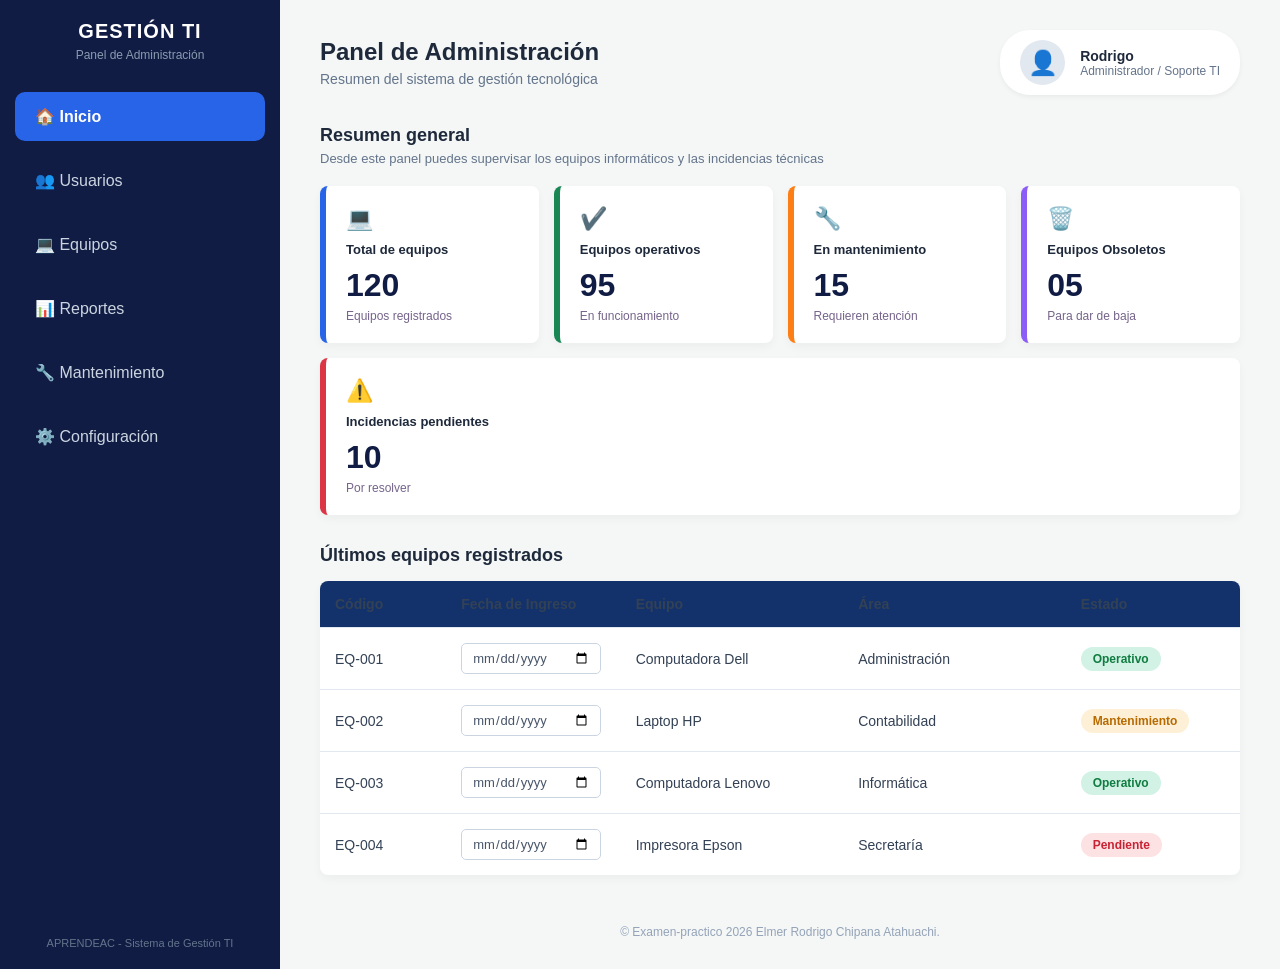
<file: index.html>
<!DOCTYPE html>
<html lang="es">
<head>
    <meta charset="UTF-8">
    <meta name="viewport" content="width=device-width, initial-scale=1.0">
    <title>Examen Práctico - Dashboard</title>
    <link rel="stylesheet" href="style.css">
</head>
<body>

    <div class="dashboard">

    
        <aside class="sidebar">
            <div class="logo-area">
                <h2>GESTIÓN TI</h2>
                <p>Panel de Administración</p>
            </div>
            
            <nav class="menu">
                <a href="#" class="activo">🏠 Inicio</a>
                <a href="#">👥 Usuarios</a>
                <a href="#">💻 Equipos</a>
                <a href="#">📊 Reportes</a>
                <a href="#">🔧 Mantenimiento</a>
                <a href="#">⚙️ Configuración</a>
            </nav>

            <div class="sidebar-footer">
                <p>APRENDEAC - Sistema de Gestión TI</p>
            </div>
        </aside>

        
        <main class="contenido">
            
            
            <header class="header">
                <div class="titulos">
                    <h1>Panel de Administración</h1>
                    <p>Resumen del sistema de gestión tecnológica</p>
                </div>
                
            
                <div class="perfil-usuario">
                    <div class="avatar">👤</div>
                    <div class="info-usuario">
                        <span class="nombre"> Rodrigo </span>
                        <span class="rol">Administrador / Soporte TI</span>
                    </div>
                </div>
            </header>

            
            <section class="resumen">
                <h3>Resumen general</h3>
                <p class="subtitulo-seccion">Desde este panel puedes supervisar los equipos informáticos y las incidencias técnicas</p>
                
                <div class="contenedor-tarjetas">
                    
                    
                    <div class="tarjeta borde-azul">
                        <div class="icono">💻</div>
                        <p class="titulo">Total de equipos</p>
                        <p class="numero">120</p>
                        <p class="subtitulo">Equipos registrados</p>
                    </div>
                    

                    
                    <div class="tarjeta borde-verde">
                        <div class="icono">✔️</div>
                        <p class="titulo">Equipos operativos</p>
                        <p class="numero">95</p>
                        <p class="subtitulo">En funcionamiento</p>
                    </div>

                    
                    <div class="tarjeta borde-naranja">
                        <div class="icono">🔧</div>
                        <p class="titulo">En mantenimiento</p>
                        <p class="numero">15</p>
                        <p class="subtitulo">Requieren atención</p>
                    </div>

                    <div class="tarjeta borde-morado">
                        <div class="icono">🗑️</div>
                        <p class="titulo">Equipos Obsoletos</p>
                        <p class="numero">05</p>
                        <p class="subtitulo">Para dar de baja</p>
                    </div>

                    
                    <div class="tarjeta borde-rojo">
                        <div class="icono">⚠️</div>
                        <p class="titulo">Incidencias pendientes</p>
                        <p class="numero">10</p>
                        <p class="subtitulo">Por resolver</p>
                    </div>

            

                </div>
            </section>

            
            <section class="seccion-tabla">
                <h3>Últimos equipos registrados</h3>
                
                <div class="contenedor-tabla">
                    
                    
                    <div class="fila encabezado">
                        <div class="celda col-codigo">Código</div>
                        <div class="celda col-fecha">Fecha de Ingreso</div>
                        <div class="celda col-equipo">Equipo</div>
                        <div class="celda col-area">Área</div>
                        <div class="celda col-estado">Estado</div>
                        
                        
                    </div>

                    
                    <div class="fila">
                        <div class="celda col-codigo">EQ-001</div>
                        <div class="celda col-fecha"><input type="date" class="input-fecha"></div>
                        <div class="celda col-equipo">Computadora Dell</div>
                        <div class="celda col-area">Administración</div>
                        <div class="celda col-estado"><span class="badge estado-operativo">Operativo</span></div>
                        
                        
                    </div>

                    
                    <div class="fila">
                        <div class="celda col-codigo">EQ-002</div>
                        <div class="celda col-fecha"><input type="date" class="input-fecha"></div>
                        <div class="celda col-equipo">Laptop HP</div>
                        <div class="celda col-area">Contabilidad</div>
                        <div class="celda col-estado"><span class="badge estado-mantenimiento">Mantenimiento</span></div>
                        
                    </div>

                    
                    <div class="fila">
                        <div class="celda col-codigo">EQ-003</div>
                        <div class="celda col-fecha"><input type="date" class="input-fecha"></div>
                        <div class="celda col-equipo">Computadora Lenovo</div>
                        <div class="celda col-area">Informática</div>
                        <div class="celda col-estado"><span class="badge estado-operativo">Operativo</span></div>
                        
                    </div>

                    
                    <div class="fila">
                        <div class="celda col-codigo">EQ-004</div>
                        <div class="celda col-fecha"><input type="date" class="input-fecha"></div>
                        <div class="celda col-equipo">Impresora Epson</div>
                        <div class="celda col-area">Secretaría</div>
                        <div class="celda col-estado"><span class="badge estado-pendiente">Pendiente</span></div>
                        
                    </div>

                </div>
            </section>

            <footer class="footer">
                <p>© Examen-practico 2026 Elmer Rodrigo Chipana Atahuachi.</p>
            </footer>

        </main>

    </div>

</body>
</html>
</file>
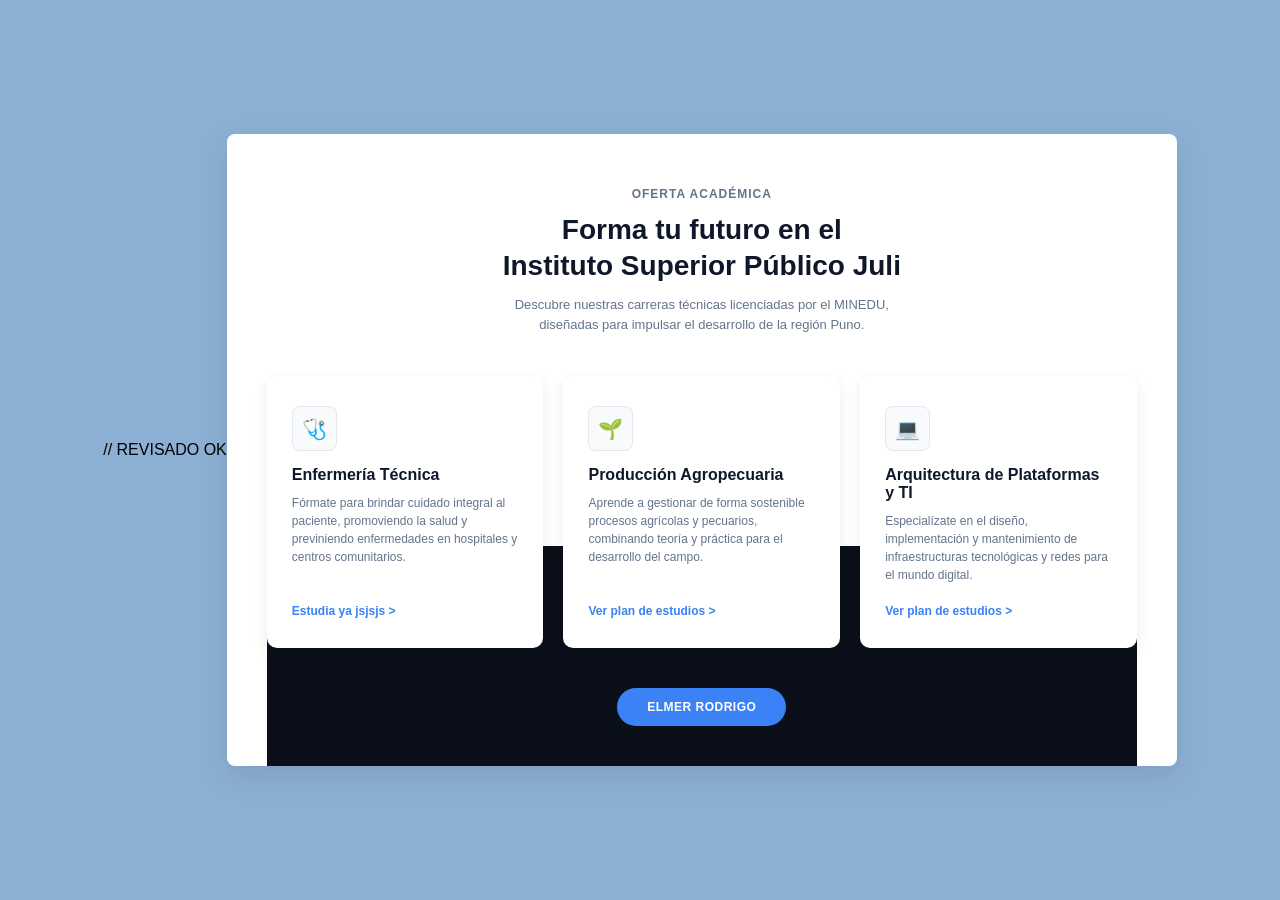
<file: ejercicio-6-11-26/index.html>
<!DOCTYPE html>
<html lang="es">
<head>
    <meta charset="UTF-8">
    <meta name="viewport" content="width=device-width, initial-scale=1.0">
    <title>Carreras - Instituto Superior Público Juli</title> // REVISADO OK
    <link rel="stylesheet" href="style.css">
</head>
<body>

    <main class="contenedor-principal">
        
        
        <header class="encabezado">
            <span class="subtitulo">Oferta Académica</span>
            <h2>Forma tu futuro en el<br>Instituto Superior Público Juli</h2>
            <p>Descubre nuestras carreras técnicas licenciadas por el MINEDU,<br>diseñadas para impulsar el desarrollo de la región Puno.</p>
        </header>

        <section class="zona-inferior">
            
            <div class="fondo-oscuro"></div>

            <div class="contenedor-tarjetas">
                
                
                <div class="tarjeta">
                    <div class="icono">🩺</div>
                    <h3>Enfermería Técnica</h3>
                    <p>Fórmate para brindar cuidado integral al paciente, promoviendo la salud y previniendo enfermedades en hospitales y centros comunitarios.</p>
                    <a href="#" class="learn-more">Estudia ya jsjsjs &gt;</a>
                </div>

                
                <div class="tarjeta">
                    <div class="icono">🌱</div>
                    <h3>Producción Agropecuaria</h3>
                    <p>Aprende a gestionar de forma sostenible procesos agrícolas y pecuarios, combinando teoría y práctica para el desarrollo del campo.</p>
                    <a href="#" class="learn-more">Ver plan de estudios &gt;</a>
                </div>

                
                <div class="tarjeta">
                    <div class="icono">💻</div>
                    <h3>Arquitectura de Plataformas y TI</h3>
                    <p>Especialízate en el diseño, implementación y mantenimiento de infraestructuras tecnológicas y redes para el mundo digital.</p>
                    <a href="#" class="learn-more">Ver plan de estudios &gt;</a>
                </div>

            </div>

            <div class="contenedor-boton">
                <button class="btn-llamar">ELMER RODRIGO</button>
            </div>

        </section>

    </main>

</body>
</html>
</file>
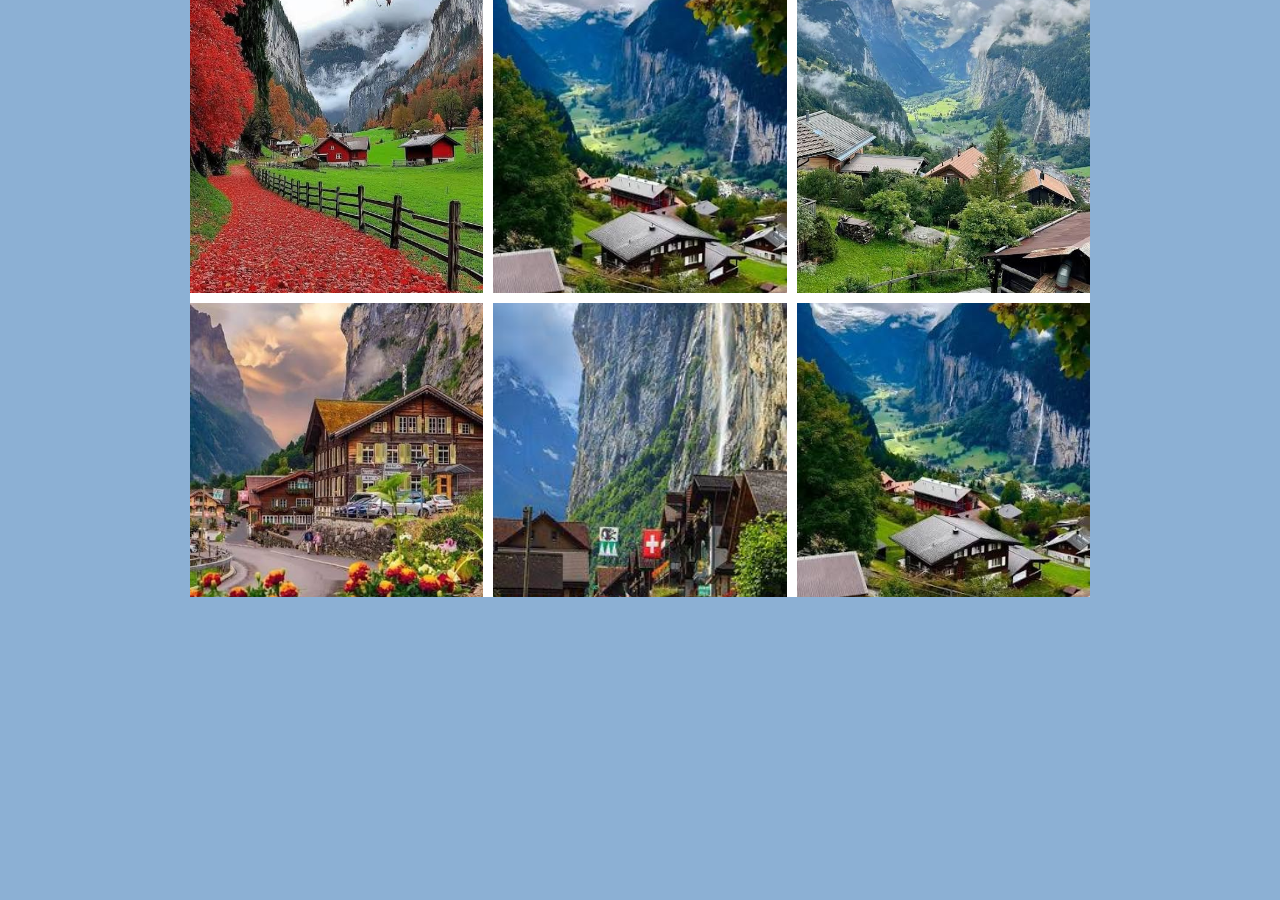
<file: imagenesFLEX/index.html>
<!DOCTYPE html>
<html lang="es">
<head>
    <meta charset="UTF-8">
    <meta name="viewport" content="width=device-width, initial-scale=1.0">
    <title>Galería con Flexbox</title>
    <link rel="stylesheet" href="style.css">
</head>
<body>

    <div class="galeria-contenedor">
        
        <div class="foto"><img src="images/images.jpg" alt="Foto 1"></div>
        <div class="foto"><img src="images/images2.jpg" alt="Foto 2"></div>
        <div class="foto"><img src="images/images3.jpg" alt="Foto 3"></div>
        <div class="foto"><img src="images/images4.jpg" alt="Foto 4"></div>
        <div class="foto"><img src="images/images5.jpg" alt="Foto 5"></div>
        <div class="foto"><img src="images/images6.jpg" alt="Foto 6"></div>
    </div>

</body>
</html>
</file>
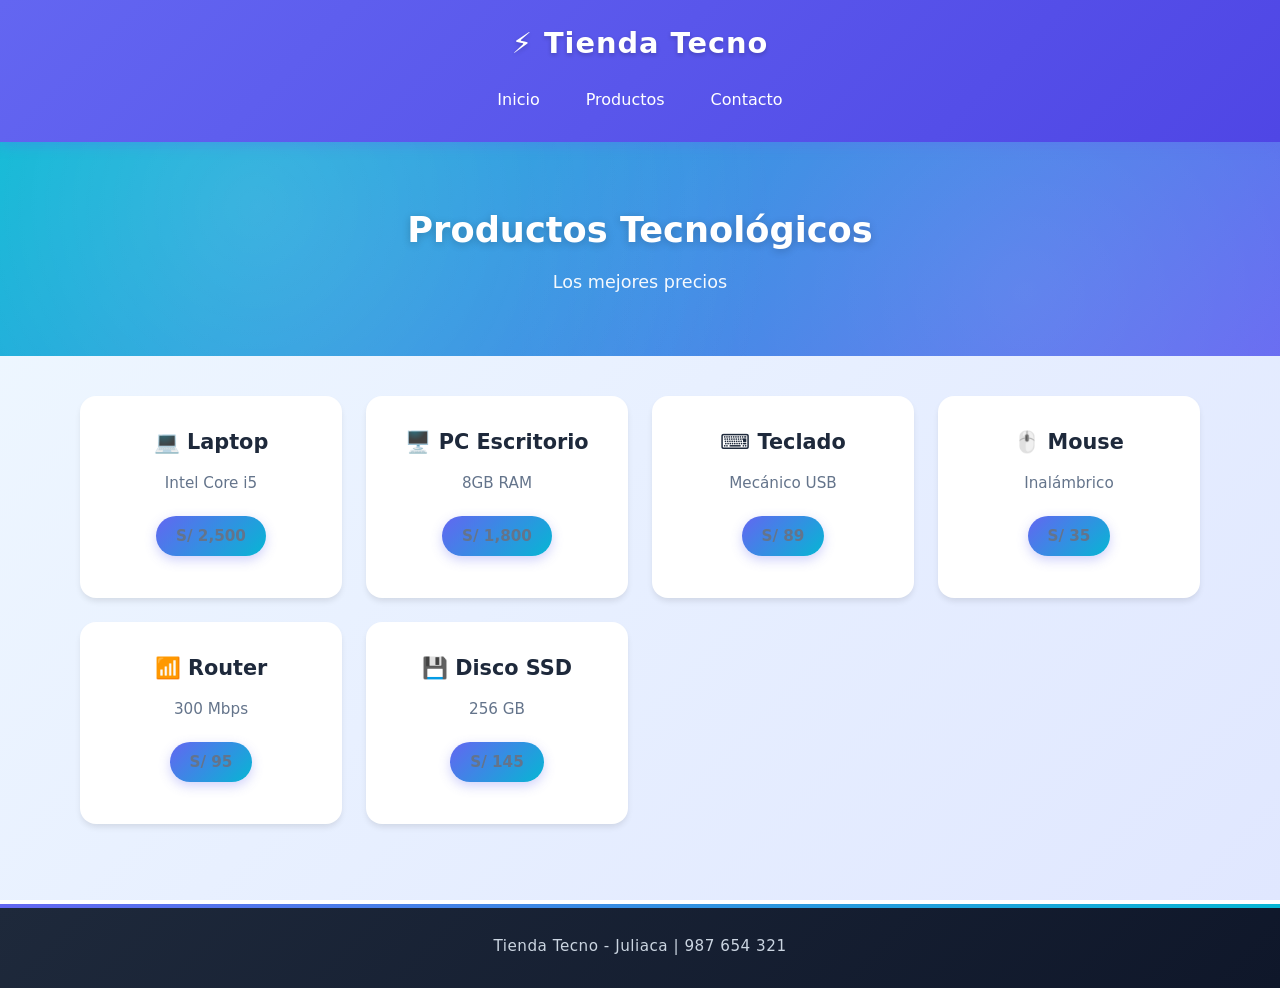
<file: mi catalogo xd git/index.html>
<!DOCTYPE html>
<html lang="es">
<head>
  <meta charset="UTF-8">
  <meta name="viewport" content="width=device-width, initial-scale=1.0">
  <title>Tienda Juli</title>
  <link rel="stylesheet" href="style.css">
</head>
<body>

  <!-- ===== HEADER ===== -->
  <header>
    <h1>⚡ Tienda Tecno</h1>
    <nav>
      <a href="#">Inicio</a>
      <a href="#">Productos</a>
      <a href="#">Contacto</a>
    </nav>
  </header>

  <!-- ===== BANNER ===== -->
  <div class="banner">
    <h2>Productos Tecnológicos</h2>
    <p>Los mejores precios</p>
  </div>

  <!-- ===== PRODUCTOS ===== -->
  <div class="productos">
    <div class="producto">
      <h3>💻 Laptop</h3>
      <p>Intel Core i5</p>
      <p class="precio">S/ 2,500</p>
    </div>
    <div class="producto">
      <h3>🖥️ PC Escritorio</h3>
      <p>8GB RAM</p>
      <p class="precio">S/ 1,800</p>
    </div>
    <div class="producto">
      <h3>⌨️ Teclado</h3>
      <p>Mecánico USB</p>
      <p class="precio">S/ 89</p>
    </div>
    <div class="producto">
      <h3>🖱️ Mouse</h3>
      <p>Inalámbrico</p>
      <p class="precio">S/ 35</p>
    </div>
    <div class="producto">
      <h3>📶 Router</h3>
      <p>300 Mbps</p>
      <p class="precio">S/ 95</p>
    </div>
    <div class="producto">
      <h3>💾 Disco SSD</h3>
      <p>256 GB</p>
      <p class="precio">S/ 145</p>
    </div>
  </div>

  <!-- ===== FOOTER ===== -->
  <footer>
    <p>Tienda Tecno - Juliaca | 987 654 321</p>
  </footer>

</body>
</html>
</file>
<file: style.css>
* {
    margin: 0;
    padding: 0;
    box-sizing: border-box;
}

body {
    font-family: 'Segoe UI', Tahoma, Geneva, Verdana, sans-serif;
    background-color: #f4f7f6;
    color: #333;
}


.dashboard {
    display: flex;
    min-height: 100vh;
}


.sidebar {
    width: 280px;
    background-color: #111c44;
    display: flex;
    flex-direction: column;
    padding: 20px 15px;
    flex-shrink: 0;
}

.logo-area {
    color: white;
    margin-bottom: 30px;
    text-align: center;
}

.logo-area h2 {
    font-size: 20px;
    letter-spacing: 1px;
}

.logo-area p {
    font-size: 12px;
    color: #8a9bb0;
    margin-top: 5px;
}

.menu {
    display: flex;
    flex-direction: column;
    gap: 15px;
    flex: 1; 
}

.menu a {
    display: flex;
    align-items: center;
    gap: 15px;
    padding: 15px 20px;
    color: #cbd5e1;
    text-decoration: none;
    font-size: 16px;
    border-radius: 10px;
    transition: all 0.3s ease;
}

.menu a:hover {
    background-color: #1a2b5e;
    color: white;
}

.menu a.activo {
    background-color: #2864e8;
    color: white;
    font-weight: bold;
}

.sidebar-footer {
    color: #64748b;
    font-size: 11px;
    text-align: center;
    margin-top: 20px;
}


.contenido {
    flex: 1;
    padding: 30px 40px;
    display: flex;
    flex-direction: column;
    gap: 30px;
}


.header {
    display: flex;
    justify-content: space-between;
    align-items: center;
}

.titulos h1 {
    font-size: 24px;
    color: #1e293b;
}

.titulos p {
    font-size: 14px;
    color: #64748b;
    margin-top: 5px;
}

.perfil-usuario {
    display: flex;
    align-items: center;
    gap: 15px;
    background-color: white;
    padding: 10px 20px;
    border-radius: 30px;
    box-shadow: 0 2px 5px rgba(0,0,0,0.05);
}

.avatar {
    font-size: 24px;
    background-color: #e2e8f0;
    width: 45px;
    height: 45px;
    display: flex;
    align-items: center;
    justify-content: center;
    border-radius: 50%;
}

.info-usuario {
    display: flex;
    flex-direction: column;
}

.info-usuario .nombre {
    font-weight: bold;
    color: #1e293b;
    font-size: 14px;
}

.info-usuario .rol {
    font-size: 12px;
    color: #64748b;
}


.resumen h3, .seccion-tabla h3 {
    color: #1e293b;
    font-size: 18px;
    margin-bottom: 5px;
}

.subtitulo-seccion {
    font-size: 13px;
    color: #64748b;
    margin-bottom: 20px;
}

.contenedor-tarjetas {
    display: flex;
    gap: 15px;
    
    flex-wrap: wrap; 
}

.tarjeta {
    background-color: white;
    
    flex: 1; 
    
    min-width: 180px; 
    padding: 20px;
    border-radius: 8px;
    box-shadow: 0 4px 10px rgba(0,0,0,0.04);
    border-left: 6px solid transparent;
}


.borde-azul { border-left-color: #2864e8; }
.borde-verde { border-left-color: #198754; }
.borde-naranja { border-left-color: #fd7e14; }
.borde-rojo { border-left-color: #dc3545; }

.borde-morado { border-left-color: #8b5cf6; } 

.tarjeta .icono {
    font-size: 22px;
    margin-bottom: 10px;
}

.tarjeta .titulo {
    font-size: 13px;
    color: #1e293b;
    font-weight: bold;
    margin-bottom: 10px;
}

.tarjeta .numero {
    font-size: 32px;
    color: #111c44;
    font-weight: 800;
    margin-bottom: 5px;
}

.tarjeta .subtitulo {
    font-size: 12px;
    color: #75648b;
}


.contenedor-tabla {
    display: flex;
    flex-direction: column;
    background-color: white;
    border-radius: 8px;
    box-shadow: 0 4px 10px rgba(0,0,0,0.04);
    overflow: hidden;
    margin-top: 15px;
}

.fila {
    display: flex;
    border-bottom: 1px solid #e2e8f0;
    transition: background-color 0.2s;
}

.fila:last-child {
    border-bottom: none;
}

.fila:not(.encabezado):hover {
    background-color: #f8fafc;
}

.fila.encabezado {
    background-color: #13326b;
    color: white;
    font-weight: bold;
    font-size: 14px;
}

.celda {
    padding: 15px;
    display: flex;
    align-items: center;
    font-size: 14px;
    color: #334155;
}


.col-codigo { flex: 1; }
.col-equipo { flex: 2; }
.col-area { flex: 2; }
.col-estado { flex: 1.5; }
.col-fecha { flex: 1.5; } 


.input-fecha {
    padding: 6px 10px;
    border: 1px solid #cbd5e1;
    border-radius: 5px;
    font-family: inherit;
    font-size: 13px;
    color: #475569;
    outline: none;
    width: 100%;
    max-width: 140px;
}

.input-fecha:focus {
    border-color: #2864e8;
}


.badge {
    padding: 5px 12px;
    border-radius: 20px;
    font-size: 12px;
    font-weight: 600;
}

.estado-operativo {
    background-color: #d1f2e5;
    color: #107c41;
}

.estado-mantenimiento {
    background-color: #fef0d6;
    color: #b76a00;
}

.estado-pendiente {
    background-color: #fde2e4;
    color: #c82333;
}


.footer {
    text-align: center;
    font-size: 12px;
    color: #94a3b8;
    margin-top: auto;
    padding-top: 20px;
}
</file>
<file: ejercicio-6-11-26/style.css>
* {
    box-sizing: border-box;
    margin: 0;
    padding: 0;
    font-family: 'Segoe UI', Tahoma, Geneva, Verdana, sans-serif;
}

body {
    background-color: #8cb0d4; 
    display: flex;
    justify-content: center;
    align-items: center;
    min-height: 100vh;
    padding: 20px;
}


.contenedor-principal {
    background-color: white;
    width: 100%;
    max-width: 950px;
    border-radius: 8px;
    box-shadow: 0 10px 30px rgba(0, 0, 0, 0.1);
    padding-top: 50px;
    overflow: hidden; 
}


.encabezado {
    text-align: center;
    padding: 0 20px;
    margin-bottom: 40px;
}

.subtitulo {
    font-size: 12px;
    color: #64748b;
    font-weight: 600;
    text-transform: uppercase;
    letter-spacing: 1px;
}

.encabezado h2 {
    font-size: 28px;
    color: #0f172a;
    margin: 10px 0;
    line-height: 1.3;
}

.encabezado p {
    font-size: 13px;
    color: #64748b;
    line-height: 1.6;
}


.zona-inferior {
    position: relative; 
    padding: 0 40px 40px 40px;
    display: flex;
    flex-direction: column;
    align-items: center;
}


.fondo-oscuro {
    position: absolute;
    bottom: 0;
    left: 40px;
    right: 40px;
    height: 220px; 
    background-color: #0b0f19;
    z-index: 1; 
}


.contenedor-tarjetas {
    display: flex;
    gap: 20px; 
    justify-content: center;
    align-items: stretch; 
    position: relative;
    z-index: 2; 
    width: 100%;
    margin-bottom: 40px; 
}


.tarjeta {
    background-color: white;
    padding: 30px 25px;
    border-radius: 10px;
    box-shadow: 0 5px 15px rgba(0, 0, 0, 0.08);
    flex: 1; 
    display: flex;
    flex-direction: column;
}

.icono {
    font-size: 20px;
    width: 45px;
    height: 45px;
    display: flex;
    justify-content: center;
    align-items: center;
    border: 1px solid #e2e8f0;
    border-radius: 8px;
    margin-bottom: 15px;
    background-color: #f8fafc;
}

.tarjeta h3 {
    font-size: 16px;
    color: #0f172a;
    margin-bottom: 10px;
}

.tarjeta p {
    font-size: 12px;
    color: #64748b;
    line-height: 1.5;
    margin-bottom: 20px;
    flex-grow: 1; 
}

.learn-more {
    font-size: 12px;
    color: #3b82f6;
    text-decoration: none;
    font-weight: 600;
}

.learn-more:hover {
    text-decoration: underline;
}

/* --- Botón --- */
.contenedor-boton {
    position: relative;
    z-index: 2; 
}

.btn-llamar {
    background-color: #3b82f6;
    color: white;
    border: none;
    padding: 12px 30px;
    border-radius: 30px;
    font-size: 12px;
    font-weight: bold;
    cursor: pointer;
    letter-spacing: 0.5px;
    transition: background-color 0.3s;
}

.btn-llamar:hover {
    background-color: #2563eb;
}


@media (max-width: 768px) {
    .contenedor-tarjetas {
        flex-direction: column; /
    }

    .fondo-oscuro {
        height: 100%; 
    }

    .encabezado h2 {
        font-size: 22px;
    }
}
</file>
<file: imagenesFLEX/style.css>
body {
    background-color: #8cb0d4;
    margin: 0;
    padding: 0px;
    font-family: sans-serif;
}


.galeria-contenedor {
    background-color: white;
    padding: 0px;
    max-width: 900px;
    margin: 0 auto; 
    
    
    display: flex;
    flex-wrap: wrap;
    gap: 10px;       
}


.foto {
    
    flex: 0 0 calc((100% - 20px) / 3); 
    
    aspect-ratio: 1 / 1; 
    overflow: hidden;  
}


.foto img {
    width: 100%;
    height: 100%;
    object-fit: cover; 
    display: block;    
}
</file>
<file: mi catalogo xd git/style.css>
/* ===== VARIABLES ===== */
:root {
  --primary:      #6366f1;
  --primary-dark: #4f46e5;
  --accent:       #06b6d4;
  --bg:           #f8fafc;
  --card:         #ffffff;
  --text:         #1e293b;
  --muted:        #64748b;
  --shadow:       0 4px 6px -1px rgba(0,0,0,.1);
  --shadow-lg:    0 20px 25px -5px rgba(0,0,0,.15);
}

* { box-sizing: border-box; margin: 0; padding: 0; }

body {
  font-family: 'Segoe UI', system-ui, -apple-system, sans-serif;
  background: linear-gradient(135deg, #f0f9ff 0%, #e0e7ff 100%);
  background-attachment: fixed;
  color: var(--text);
  min-height: 100vh;
  line-height: 1.6;
}

/* ===== HEADER ===== */
header {
  background: linear-gradient(135deg, var(--primary) 0%, var(--primary-dark) 100%);
  color: white;
  padding: 20px;
  text-align: center;
  box-shadow: 0 4px 12px rgba(99, 102, 241, .3);
  position: sticky;
  top: 0;
  z-index: 100;
}

header h1 {
  font-size: 1.8rem;
  margin-bottom: 12px;
  letter-spacing: 1px;
  text-shadow: 0 2px 4px rgba(0,0,0,.2);
}

nav {
  display: flex;
  justify-content: center;
  gap: 8px;
  flex-wrap: wrap;
}

nav a {
  color: white;
  text-decoration: none;
  padding: 8px 18px;
  border-radius: 999px;
  font-weight: 500;
  border: 1px solid transparent;
  transition: all .25s;
}

nav a:hover {
  background: rgba(255,255,255,.2);
  border-color: rgba(255,255,255,.4);
  transform: translateY(-2px);
}

/* ===== BANNER ===== */
.banner {
  background: linear-gradient(135deg, var(--accent) 0%, var(--primary) 100%);
  color: white;
  padding: 60px 20px;
  text-align: center;
  position: relative;
  overflow: hidden;
}

.banner::before {
  content: '';
  position: absolute;
  inset: 0;
  background:
    radial-gradient(circle at 20% 30%, rgba(255,255,255,.15) 0%, transparent 50%),
    radial-gradient(circle at 80% 70%, rgba(255,255,255,.10) 0%, transparent 50%);
  pointer-events: none;
}

.banner h2 {
  font-size: 2.2rem;
  margin-bottom: 10px;
  position: relative;
  text-shadow: 0 2px 8px rgba(0,0,0,.2);
}

.banner p {
  font-size: 1.1rem;
  opacity: .95;
  position: relative;
}

/* ===== PRODUCTOS ===== */
.productos {
  display: grid;
  grid-template-columns: repeat(auto-fit, minmax(260px, 1fr));
  gap: 24px;
  padding: 40px;
  max-width: 1200px;
  margin: 0 auto;
}

.producto {
  background: var(--card);
  padding: 28px 20px;
  text-align: center;
  border-radius: 16px;
  box-shadow: var(--shadow);
  border: 2px solid transparent;
  position: relative;
  overflow: hidden;
  transition: all .3s cubic-bezier(.4, 0, .2, 1);
}

/* Línea superior animada */
.producto::before {
  content: '';
  position: absolute;
  top: 0;
  left: 0;
  right: 0;
  height: 4px;
  background: linear-gradient(90deg, var(--primary), var(--accent));
  transform: scaleX(0);
  transition: transform .3s;
}

.producto:hover {
  transform: translateY(-8px);
  box-shadow: var(--shadow-lg);
  border-color: var(--primary);
}

.producto:hover::before {
  transform: scaleX(1);
}

.producto h3 {
  font-size: 1.3rem;
  margin-bottom: 12px;
  color: var(--text);
}

.producto > p {
  color: var(--muted);
  font-size: .95rem;
  margin-bottom: 12px;
}

.precio {
  display: inline-block;
  background: linear-gradient(135deg, var(--primary), var(--accent));
  color: white;
  padding: 8px 20px;
  border-radius: 999px;
  font-size: 1.15rem;
  font-weight: 700;
  box-shadow: 0 4px 12px rgba(99, 102, 241, .3);
  margin-top: 8px;
}

/* ===== FOOTER ===== */
footer {
  background: linear-gradient(135deg, #1e293b 0%, #0f172a 100%);
  color: #cbd5e1;
  text-align: center;
  padding: 30px 20px;
  margin-top: 40px;
  position: relative;
}

footer::before {
  content: '';
  position: absolute;
  top: 0;
  left: 0;
  right: 0;
  height: 4px;
  background: linear-gradient(90deg, var(--primary), var(--accent));
}

footer p {
  font-size: .95rem;
  letter-spacing: .5px;
}

/* ===== RESPONSIVE ===== */
@media (max-width: 640px) {
  header h1 { font-size: 1.4rem; }
  .banner { padding: 40px 20px; }
  .banner h2 { font-size: 1.6rem; }
  .productos { padding: 24px 16px; gap: 16px; }
}
</file>
